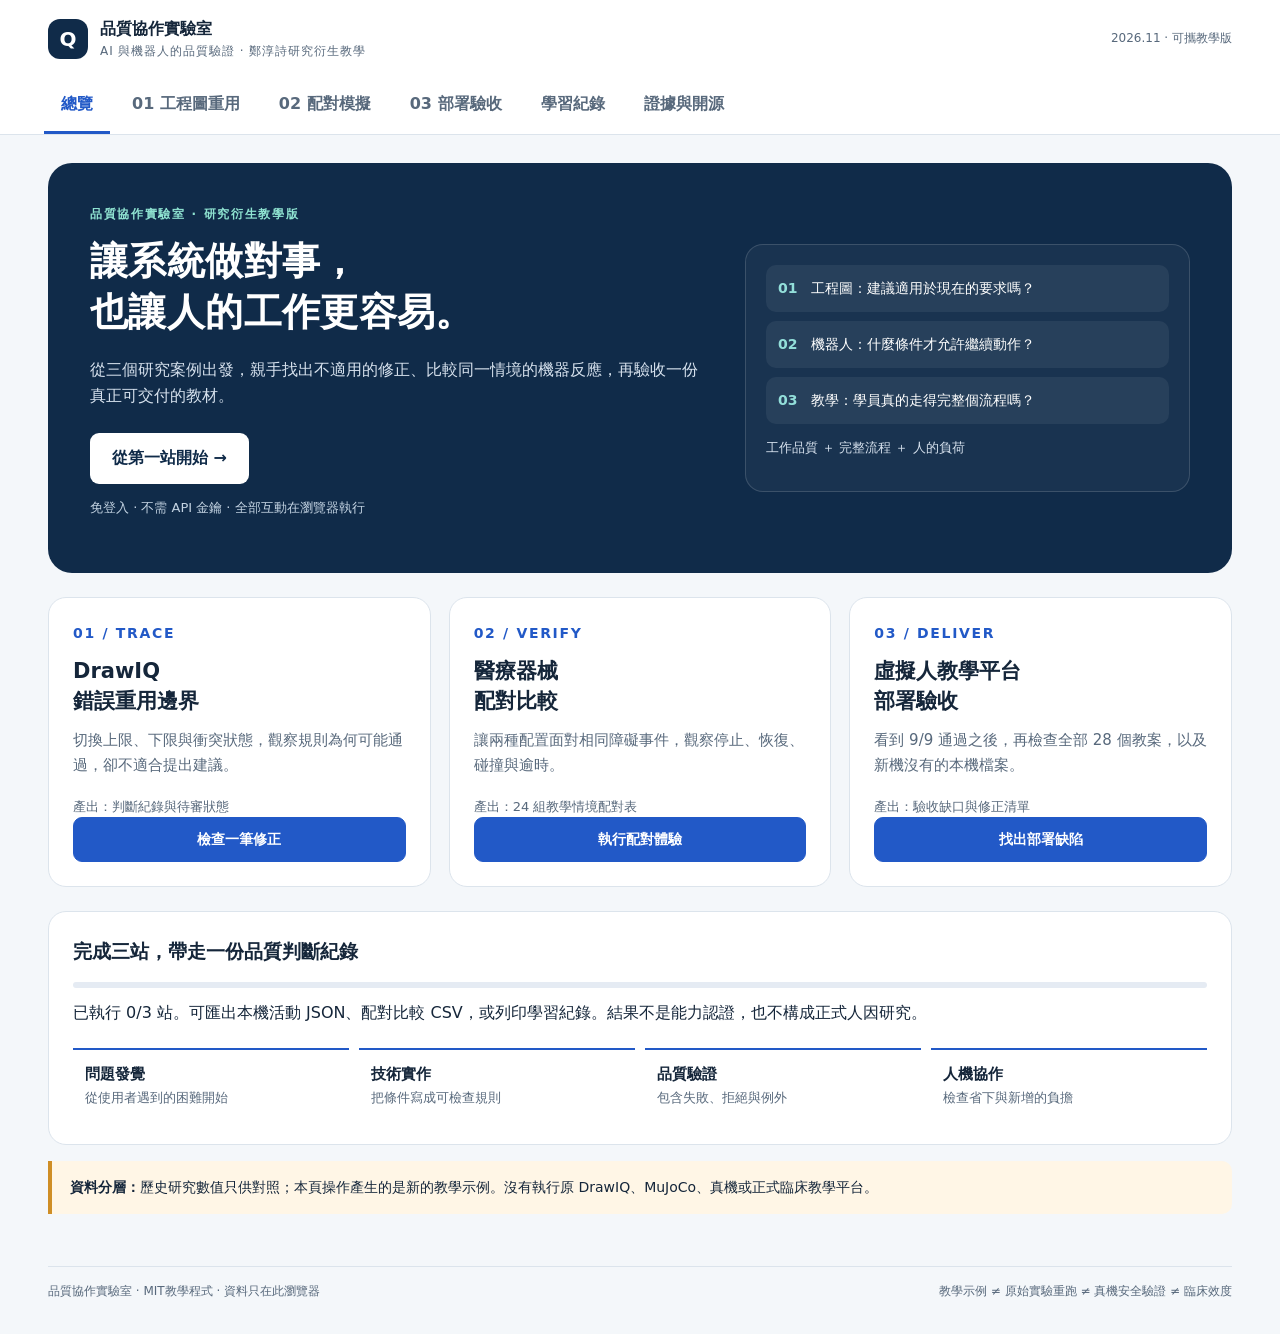
<file: quality-collaboration-lab/index.html>
<!doctype html>
<html lang="zh-Hant"><head><meta charset="utf-8"><meta name="viewport" content="width=device-width,initial-scale=1"><meta name="description" content="以DrawIQ、醫療器械配對模擬、虛擬人教學平台部署案例，體驗AI品質驗證與人機協作。"><meta name="referrer" content="no-referrer"><title>品質協作實驗室｜AI與機器人的品質驗證</title><style>:root{--ink:#15263a;--muted:#58697c;--paper:#f4f7fa;--line:#dce4ec;--blue:#2259c7;--teal:#087d75;--warn:#a6570b;--bad:#b73543;--nav:#102b49;--radius:18px}*{box-sizing:border-box}body{margin:0;font-family:system-ui,-apple-system,'Noto Sans TC','Microsoft JhengHei',sans-serif;background:var(--paper);color:var(--ink);line-height:1.65}a{color:var(--blue)}button,input,select{font:inherit}button,a,select,input{touch-action:manipulation}button{cursor:pointer}button:disabled{cursor:not-allowed;opacity:.45}button:focus-visible,a:focus-visible,input:focus-visible,select:focus-visible,summary:focus-visible{outline:3px solid #efb84d;outline-offset:4px}header{background:white;border-bottom:1px solid var(--line)}.header-inner{max-width:1240px;margin:auto;padding:16px 28px;display:flex;align-items:center;justify-content:space-between;gap:14px}.brand{display:flex;gap:12px;align-items:center;font-weight:800}.brand-mark{display:grid;place-items:center;background:var(--nav);color:white;width:40px;height:40px;border-radius:12px;font-size:20px}.brand small{display:block;font-weight:500;color:var(--muted);font-size:12px;letter-spacing:.08em}.version{font-size:12px;color:var(--muted)}nav{max-width:1240px;margin:auto;display:flex;gap:5px;padding:0 24px;overflow-x:auto}nav button{white-space:nowrap;border:0;background:transparent;padding:13px 17px;color:var(--muted);border-bottom:3px solid transparent;font-weight:650}nav button[aria-current='page']{border-color:var(--blue);color:var(--blue)}main{max-width:1240px;margin:auto;padding:28px}.hero{position:relative;background:var(--nav);color:white;padding:42px;border-radius:24px;overflow:hidden;display:grid;grid-template-columns:1.4fr 1fr;gap:32px;align-items:center}.hero p{color:#d6e1ed}.eyebrow{text-transform:uppercase;letter-spacing:.14em;font-size:12px;font-weight:800;color:var(--teal)}.hero .eyebrow{color:#8fe3d1}.hero h1{font-size:38px;line-height:1.32;margin:12px 0 20px;letter-spacing:.01em}.hero .diagram{background:#ffffff0a;border:1px solid #ffffff25;border-radius:18px;padding:20px}.chain{display:grid;gap:9px}.chain div{display:flex;align-items:center;gap:14px;padding:12px;background:#ffffff10;border-radius:10px;font-size:14px}.chain b{color:#93dfda}.hero-link{display:inline-flex;background:white;color:var(--nav);border:0;font-weight:800;padding:12px 22px;border-radius:9px;margin-top:8px}.section-head{display:flex;justify-content:space-between;gap:24px;align-items:flex-start;margin-bottom:22px}.section-head h1{margin:4px 0 6px;font-size:30px;line-height:1.4}.section-head p{margin:6px 0;color:var(--muted);max-width:850px}.badge,.pill{display:inline-block;font-size:12px;font-weight:700;border-radius:999px;padding:4px 10px;background:#edf3ff;color:var(--blue)}.pill.teal{background:#e5f5f1;color:var(--teal)}.pill.warn{background:#fff3df;color:var(--warn)}.pill.bad{background:#ffecef;color:var(--bad)}.cards{display:grid;grid-template-columns:repeat(3,1fr);gap:18px;margin:24px 0}.card,.panel{background:white;border:1px solid var(--line);border-radius:var(--radius);padding:24px}.card{display:flex;flex-direction:column}.card h2{font-size:21px;line-height:1.4;margin:12px 0}.card p{font-size:15px;color:var(--muted);margin:0 0 18px}.card .num{font-size:14px;font-weight:800;color:var(--blue);letter-spacing:.12em}.card button{margin-top:auto}.grid{display:grid;grid-template-columns:360px 1fr;gap:22px;align-items:start}.panel h2{font-size:19px;margin:0 0 14px}.panel h3{font-size:16px;margin:18px 0 8px}.panel p{margin:8px 0}.stack{display:grid;gap:18px}.field{display:grid;gap:6px;margin:14px 0}.field label{font-size:14px;font-weight:650}.field select,.field input[type=number]{width:100%;border:1px solid #bccbd9;border-radius:8px;padding:10px;background:white;color:var(--ink)}.check{display:flex;align-items:flex-start;gap:10px;margin:12px 0;font-size:14px}.check input{margin-top:5px;accent-color:var(--blue);width:18px;height:18px}.btn{border:1px solid #bdccda;background:white;color:var(--ink);padding:10px 15px;border-radius:9px;font-size:14px;font-weight:700;display:inline-flex;gap:7px;align-items:center;justify-content:center;text-decoration:none}.btn.primary{background:var(--blue);color:white;border-color:var(--blue)}.btn.teal{background:var(--teal);color:white;border-color:var(--teal)}.btn.full{width:100%}.btn-group{display:flex;gap:10px;flex-wrap:wrap;margin:12px 0}.note{font-size:13px;color:var(--muted)}.callout{background:#edf4fb;border-left:4px solid var(--blue);padding:15px 18px;border-radius:0 10px 10px 0;margin:16px 0;font-size:14px}.callout.warn{background:#fff6e6;border-color:#cf8e25}.callout.success{background:#eaf7f2;border-color:var(--teal)}.callout.bad{background:#fff0f2;border-color:var(--bad)}.drawing-pair{display:grid;grid-template-columns:1fr 1fr;gap:14px}.drawing{background:linear-gradient(90deg,#e6edf4 1px,transparent 1px),linear-gradient(#e6edf4 1px,transparent 1px);background-size:20px 20px;border:1px solid var(--line);padding:18px;border-radius:12px}.drawing svg{width:100%;height:90px}.drawing strong{display:block;font-size:22px;text-align:center;background:#ffffffea;padding:8px;border-radius:8px}.drawing small{display:block;text-align:center;color:var(--muted)}table{border-collapse:collapse;width:100%;font-size:14px}th,td{text-align:left;border-bottom:1px solid var(--line);padding:9px 10px;vertical-align:top}th{background:#f2f6fa;font-weight:700}.table-scroll{overflow-x:auto}.status{font-weight:750}.status.good{color:var(--teal)}.status.bad{color:var(--bad)}.status.warn{color:var(--warn)}.metrics{display:grid;grid-template-columns:repeat(3,1fr);gap:12px;margin:14px 0}.metric{padding:14px;background:#f1f5fa;border-radius:12px}.metric b{font-size:27px;line-height:1.3;display:block}.metric span{font-size:12px;color:var(--muted)}.two{display:grid;grid-template-columns:1fr 1fr;gap:16px}.sim{background:#f8fbfe;border:1px solid var(--line);border-radius:14px;padding:14px}.sim svg{width:100%;height:auto;display:block}.sim h3{margin:0 0 6px}.timeline{width:100%;accent-color:var(--blue)}.course-grid{display:grid;grid-template-columns:repeat(7,1fr);gap:6px;margin:16px 0}.course{border:1px solid var(--line);padding:10px 0;border-radius:8px;font-size:12px;background:#f0f4f8;color:var(--muted)}.course.ready{background:#e4f6ee;border-color:#99cdb7;color:#176b4b}.course.issue{background:#fff0e9;border-color:#e5bb9d;color:#994c17}.legend{display:flex;gap:12px;font-size:12px;color:var(--muted);flex-wrap:wrap}.quiz{background:#f4f8fc;padding:18px;border-radius:12px;margin-top:18px}.quiz h3{margin:0 0 10px;font-size:15px}.quiz button{display:block;text-align:left;width:100%;margin:8px 0}.flow{display:grid;grid-template-columns:repeat(4,1fr);gap:10px;margin-top:22px}.flow div{border-top:2px solid var(--blue);padding:12px;font-size:13px;color:var(--muted)}.flow b{display:block;color:var(--ink);font-size:15px}.progress{height:6px;background:#e5ebf3;border-radius:4px;overflow:hidden;margin:12px 0}.progress span{display:block;height:100%;background:var(--teal)}.sources{display:grid;gap:16px}.sources section{background:white;padding:22px;border:1px solid var(--line);border-radius:14px}.sources h2{font-size:19px;margin:0 0 8px}details{margin:14px 0}summary{cursor:pointer;font-weight:700}pre{white-space:pre-wrap;overflow-wrap:anywhere;background:#142b42;color:#d4e7f7;border-radius:10px;padding:16px;font-size:12px;max-height:350px;overflow:auto}.rating{display:grid;grid-template-columns:140px 1fr 35px;gap:12px;align-items:center;margin:13px 0;font-size:14px}.rating input{width:100%;accent-color:var(--blue)}footer{max-width:1240px;margin:0 auto;padding:8px 28px 32px;color:var(--muted);font-size:12px}.footer-line{border-top:1px solid var(--line);padding-top:15px;display:flex;justify-content:space-between;gap:15px;flex-wrap:wrap}.small-link{font-size:13px}.screen-only{}.print-only{display:none}.empty{padding:24px;background:#f4f7fb;border:1px dashed #bdccda;border-radius:10px;color:var(--muted);text-align:center}.sr-only{position:absolute;width:1px;height:1px;overflow:hidden;clip:rect(0,0,0,0)}.toast{position:fixed;bottom:24px;right:24px;background:var(--nav);color:white;padding:12px 18px;border-radius:10px;z-index:20;max-width:90vw}.endpoints{display:flex;gap:8px;flex-wrap:wrap;font-size:13px;margin-top:12px}.endpoints span{background:#edf3f9;padding:7px 10px;border-radius:7px}@media(max-width:950px){.grid{grid-template-columns:300px 1fr}.hero{padding:30px;grid-template-columns:1fr}.hero .diagram{display:none}.cards{gap:12px}.card{padding:20px}.two{grid-template-columns:1fr}.course-grid{grid-template-columns:repeat(7,1fr)}}@media(max-width:700px){main{padding:18px 14px}.header-inner{padding:12px 16px}.brand{font-size:15px}.version{display:none}nav{padding:0 7px}nav button{padding:12px 10px;font-size:13px}.hero{padding:26px 22px;border-radius:18px}.hero h1{font-size:29px}.cards,.grid{grid-template-columns:1fr}.card{padding:22px}.section-head{display:block}.section-head h1{font-size:25px}.section-head .badge{margin-top:8px}.panel{padding:18px}.drawing-pair{gap:8px}.drawing{padding:10px}.drawing strong{font-size:18px}.flow{grid-template-columns:1fr 1fr}.metrics{gap:7px}.metric{padding:11px}.metric b{font-size:23px}.rating{grid-template-columns:110px 1fr 25px}.course-grid{grid-template-columns:repeat(7,1fr)}footer{padding:10px 16px 25px}}@media print{header,nav,.screen-only,footer,.toast{display:none!important}main{max-width:none;padding:0}.panel,.card,.sources section{break-inside:avoid;box-shadow:none}.print-only{display:block}body{background:white}button{display:none}.grid{display:block}.stack{gap:12px}a{color:inherit}}
.sources p,.sources a{overflow-wrap:anywhere}.grid>*{min-width:0}
</style></head><body><header><div class="header-inner"><div class="brand"><span class="brand-mark" aria-hidden="true">Q</span><div>品質協作實驗室<small>AI 與機器人的品質驗證 · 鄭淳詩研究衍生教學</small></div></div><div class="version">2026.11 · 可攜教學版</div></div><nav aria-label="體驗導覽"><button data-page="home">總覽</button><button data-page="drawiq">01 工程圖重用</button><button data-page="medical">02 配對模擬</button><button data-page="deployment">03 部署驗收</button><button data-page="report">學習紀錄</button><button data-page="sources">證據與開源</button></nav></header><main id="app"></main><noscript><p>本互動體驗需要啟用JavaScript；程式與教學內容均可從原始碼閱讀。</p></noscript><footer><div class="footer-line"><span>品質協作實驗室 · MIT教學程式 · 資料只在此瀏覽器</span><span>教學示例 ≠ 原始實驗重跑 ≠ 真機安全驗證 ≠ 臨床效度</span></div></footer><script>/* Quality Collaboration Lab — MIT; educational reference logic, not production control. */
(function(root,factory){if(typeof module==='object'&&module.exports)module.exports=factory();else root.QualityLab=factory();})(typeof globalThis!=='undefined'?globalThis:this,function(){
'use strict';
const VERSION='2026.11-teaching.1';
const source={value:'0.5',unit:'μm',operator:'≥',state:'present',approved:true,revision:'A-03',output:'5',kind:'suggest_value'};
const scenarios=[
{id:'valid',name:'01 條件相符',description:'來源修正與目前要求的數值、單位、運算子與狀態相符。',target:{...source}},
{id:'operator',name:'02 上限與下限不同',description:'來源是 ≥；目前要求是 ≤。數字相同不表示工程意義相同。',target:{...source,operator:'≤'}},
{id:'conflict',name:'03 內容仍有衝突',description:'目前圖面的候選內容仍在衝突狀態，不能用既有建議掩蓋待釐清事項。',target:{...source,state:'conflict'}},
{id:'pending',name:'04 尚待決策',description:'目前要求尚未完成決策；已有數值不等於已有結論。',target:{...source,state:'pending_decision'}},
{id:'withdrawn',name:'05 來源核准撤回',description:'來源不再有效時，新的建議應停止；這不代表已採納資料全部自動回滾。',target:{...source},sourceApproved:false},
{id:'unit',name:'06 單位不同',description:'來源使用 μm，目標使用 mm；不能直接複製數字。',target:{...source,unit:'mm'}},
{id:'geometry',name:'07 證據框調整',description:'來源的幾何框只作人工參考，不能直接複製到另一張圖。',target:{...source},kind:'review_evidence'}
];
function evaluateReuse(id,policy={operator:true,state:true,source:true}){
 const s=scenarios.find(x=>x.id===id);if(!s)throw new Error('未知的教學情境');
 const checks=[{id:'value',label:'原始值相符',enabled:true,pass:s.target.value===source.value},{id:'unit',label:'單位相符',enabled:true,pass:s.target.unit===source.unit},{id:'source',label:'來源核准仍有效',enabled:!!policy.source,pass:s.sourceApproved!==false},{id:'operator',label:'比較運算子相符',enabled:!!policy.operator,pass:s.target.operator===source.operator},{id:'state',label:'目標內容已存在且無衝突',enabled:!!policy.state,pass:s.target.state==='present'}];
 const referenceOnly=s.kind==='review_evidence';const blocked=checks.some(c=>c.enabled&&!c.pass);
 return {scenario:id,evidence_kind:'synthetic_teaching_rule',checks,allowed:!blocked&&!referenceOnly,referenceOnly:!blocked&&referenceOnly,reasons:checks.filter(c=>c.enabled&&!c.pass).map(c=>c.label),uncheckedRisks:checks.filter(c=>!c.enabled&&!c.pass).map(c=>c.label),target:{...s.target},source:{...source,approved:s.sourceApproved!==false},policy:{...policy}};
}
function adopt(result){if(!result||!result.allowed)throw new Error('沒有可採納建議');return{value:source.output,unit:source.unit,operator:result.target.operator,content_state:'present',review_status:'needs_review',support_verified:false,original_content_state:result.target.state,original_operator:result.target.operator,version_delta:1,approved:false,evidence_kind:'synthetic_teaching_adoption'};}
const motionScenarios={normal:{name:'正常通行',on:99,off:100,obstacle:330},early:{name:'及早闖入後離開',on:2.5,off:4.6,obstacle:330},late:{name:'過晚才出現的障礙',on:3.75,off:5.2,obstacle:330},persistent:{name:'持續佔區',on:2.5,off:99,obstacle:330}};
function simulateMotion(spec,gate=true,latency=0.15){
 if(typeof spec==='string')spec=motionScenarios[spec];if(!spec)throw new Error('未知情境');
 if(!Number.isFinite(latency)||latency<0||latency>2)throw new Error('延遲超出教學範圍');
 const dt=.025,speed=70,accel=180,goal=600,radius=18,maxT=14;let x=60,v=speed,status='timeout',unsafe=false,wait=0,interventions=0,prevBrake=false;const trace=[];
 for(let k=0;k<=Math.round(maxT/dt);k++){
  const t=+(k*dt).toFixed(3),active=t>=spec.on&&t<spec.off;
  const detected=active&&t>=spec.on+latency;const ahead=spec.obstacle>=x-radius;
  const brake=gate&&detected&&ahead;
  if(brake&&!prevBrake)interventions++;prevBrake=brake;
  if(k>0){v=Math.max(0,Math.min(speed,v+(brake?-accel:accel)*dt));x+=v*dt;}
  if(brake&&v<1)wait+=dt;
  const collision=active&&Math.abs(x-spec.obstacle)<=radius;
  trace.push({t,x:+x.toFixed(2),v:+v.toFixed(2),active,detected,brake,collision});
  if(collision){unsafe=true;status='unsafe_event';break;}if(x>=goal){status='success';break;}
 }
 return{evidence_kind:'synthetic_2d_teaching_model',model_version:VERSION,gate,latency,spec:{...spec},status,unsafe,time:trace.at(-1).t,wait:+wait.toFixed(3),interventions,trace,units:'screen pixels and teaching seconds; not engineering control parameters'};
}
function seeded(seed){let s=seed>>>0;return()=>{s=(s+0x6D2B79F5)|0;let t=Math.imul(s^s>>>15,1|s);t^=t+Math.imul(t^t>>>7,61|t);return((t^t>>>14)>>>0)/4294967296;};}
function pairedBatch(seed=20261113,n=24,latency=.15){
 if(!Number.isSafeInteger(seed)||seed<0||seed>4294967295)throw new Error('種子須為 0–4294967295 整數');if(!Number.isInteger(n)||n<1||n>1000)throw new Error('無效批次大小');
 const random=seeded(seed),kinds=Object.keys(motionScenarios),rows=[];
 for(let i=0;i<n;i++){const kind=kinds[Math.floor(random()*kinds.length)];const base=motionScenarios[kind];const jitter=(random()-.5)*.35;const spec={...base,on:base.on+jitter,off:base.off+jitter};const a=simulateMotion(spec,true,latency),b=simulateMotion(spec,false,latency);rows.push({scenario_id:`T${String(i+1).padStart(2,'0')}`,kind,spec,with_gate:{status:a.status,time:a.time,unsafe:a.unsafe,interventions:a.interventions},without_gate:{status:b.status,time:b.time,unsafe:b.unsafe,interventions:b.interventions}});}
 const counts={both_success:0,gate_only:0,no_gate_only:0,both_not_success:0};for(const r of rows){let a=r.with_gate.status==='success',b=r.without_gate.status==='success';counts[a?(b?'both_success':'gate_only'):(b?'no_gate_only':'both_not_success')]++;}
 const summarize=key=>({success:rows.filter(r=>r[key].status==='success').length,unsafe:rows.filter(r=>r[key].unsafe).length,timeout:rows.filter(r=>r[key].status==='timeout').length,mean_all_attempt_time:rows.reduce((s,r)=>s+r[key].time,0)/n});
 return{evidence_kind:'synthetic_teaching_paired_batch',seed,n,latency,independent_human_sample:false,rows,counts,with_gate:summarize('with_gate'),without_gate:summarize('without_gate'),time_definition:'All attempted teaching scenarios; collision terminates early and timeout=14. Raw time is not quality-adjusted productivity.'};
}
const historical={evidence_kind:'reported_historical_physics_simulation_summary',source_date:'2026-11-02',n_per_condition:300,raw_paired_data_included:false,controller:'RRT-Connect; not PPO',conditions:[{name:'分布內',rows:[['A',78.3,17.0,13.3],['B',78.3,17.0,13.8],['C',92.0,2.7,17.4],['D',92.0,2.7,16.9],['E',78.3,17.0,13.4]]},{name:'影像偏移',rows:[['A',78.0,17.3,13.3],['B',78.0,17.3,18.0],['C',92.0,2.7,21.6],['D',92.0,2.7,17.6],['E',78.0,17.3,14.1]]}],time_denominator:'not independently verified in this teaching package'};
function deploymentCheck(options={}){
 const o={environment:'clean',scope:'all',coverAll:false,portable:false,versionAligned:false,corrupt:false,strictIntegrity:true,...options};
 if(!['clean','developer'].includes(o.environment)||!['all','legacy'].includes(o.scope))throw new Error('無效部署條件');
 const rows=[];
 for(let id=1;id<=28;id++){
  const selected=o.scope==='all'||id<=9;if(!selected)continue;
  const name=id===20?'SBAR 跨團隊溝通（示意）':`${id<=9?'新版':'舊版'}教案 ${String(id).padStart(2,'0')}`;
  const missingSeed=o.environment==='clean'&&id>=21&&id<=27&&!o.portable;
  let status='ready',reason='來源配對與檔案檢查通過';
  if(missingSeed){status='missing_structure';reason='新機沒有這份教案結構；開發者本機資料造成隱藏依賴';}
  else if(id>9&&!o.coverAll){status='unpublished';reason='使用者可選到，但原發布計畫未包含';}
  else if(id===20&&!o.versionAligned){status='source_mismatch';reason='原始教案與執行期調適快照的版本指紋不同';}
  else if(id===12&&o.corrupt){status=o.strictIntegrity?'corrupt_media':'false_ready';reason=o.strictIntegrity?'已攔截損毀媒體；校驗不能自行修好檔案':'僅檢查存在會誤宣告可播；檔案其實損毀';}
  rows.push({id,name,status,reason,claimedPlayable:status==='ready'||status==='false_ready',actualPlayable:status==='ready'});
 }
 return{evidence_kind:'synthetic_deployment_fixture',options:o,rows,checked:rows.length,claimed:rows.filter(x=>x.claimedPlayable).length,actual:rows.filter(x=>x.actualPlayable).length,totalReachable:28,scopeComplete:rows.length===28,releaseAccepted:rows.length===28&&rows.every(x=>x.status==='ready')};
}
function percent(x,n){return n?`${(100*x/n).toFixed(1)}%`:'—';}
return{VERSION,source,scenarios,evaluateReuse,adopt,motionScenarios,simulateMotion,pairedBatch,historical,deploymentCheck,percent};
});
</script><script>/* UI is a dependency-free teaching companion. All activity stays in this browser. */
(function(){'use strict';
const Q=window.QualityLab,$=id=>document.getElementById(id),esc=s=>String(s).replace(/[&<>"']/g,c=>({'&':'&amp;','<':'&lt;','>':'&gt;','"':'&quot;',"'":'&#39;'}[c]));
const session={version:Q.VERSION,started_at:new Date().toISOString(),evidence_kind:'classroom_activity_not_research_validation',events:[],answers:{},ratings:null,results:{}};
let station='home',timer=null,drawId='operator',drawPolicy={operator:false,state:false,source:true},drawResult=null,adoption=null;
let motionKey='early',latency=.15,pair=null,batch=null;let depOptions={environment:'clean',coverAll:false,portable:false,versionAligned:false,corrupt:false,strictIntegrity:true},depResult=null;
function event(action,details={}){session.events.push({station,action,at:new Date().toISOString(),...details});}
function toast(msg){const n=document.createElement('div');n.className='toast';n.setAttribute('role','status');n.textContent=msg;document.body.appendChild(n);setTimeout(()=>n.remove(),2600);}
function saveFile(name,text,type='application/json'){const blob=new Blob([text],{type}),a=document.createElement('a');a.href=URL.createObjectURL(blob);a.download=name;a.click();setTimeout(()=>URL.revokeObjectURL(a.href),1500);}
const titles={home:'總覽',drawiq:'01 工程圖重用',medical:'02 配對模擬',deployment:'03 部署驗收',report:'學習紀錄',sources:'證據與開源'};
function navigate(key){if(!titles[key])key='home';if(timer){clearInterval(timer);timer=null;}station=key;history.replaceState(null,'','#'+key);document.querySelectorAll('nav button').forEach(b=>b.setAttribute('aria-current',b.dataset.page===key?'page':'false'));render();window.scrollTo(0,0);}
function head(num,title,desc,badge='互動教學示例'){return `<div class="section-head"><div><div class="eyebrow">${num}</div><h1>${title}</h1><p>${desc}</p></div><span class="badge">${badge}</span></div>`;}
function quiz(id,question,answers,correct,explanation){return `<div class="quiz"><h3>${question}</h3>${answers.map((a,i)=>`<button class="btn" data-quiz="${id}" data-choice="${i}" data-correct="${correct}" data-explain="${esc(explanation)}">${a}</button>`).join('')}<p id="quiz-${id}" role="status">${session.answers[id]?esc(session.answers[id].feedback):''}</p></div>`;}
function bindQuiz(){document.querySelectorAll('[data-quiz]').forEach(b=>b.onclick=()=>{const correct=b.dataset.choice===b.dataset.correct,feedback=(correct?'判斷正確。':'再想一想。')+b.dataset.explain;session.answers[b.dataset.quiz]={choice:Number(b.dataset.choice),correct,feedback};$('quiz-'+b.dataset.quiz).textContent=feedback;event('answer',{question:b.dataset.quiz,correct});});}
function render(){const renderers={home:home,drawiq:drawiq,medical:medical,deployment:deployment,report:report,sources:sources};$('app').innerHTML=renderers[station]();bindQuiz();document.querySelectorAll('[data-go]').forEach(b=>b.onclick=()=>navigate(b.dataset.go));({drawiq:bindDraw,medical:bindMedical,deployment:bindDeployment,report:bindReport,sources:bindSources}[station]||(()=>{}))();}
function home(){const done=Object.keys(session.results).length;return `<section class="hero"><div><div class="eyebrow">品質協作實驗室 · 研究衍生教學版</div><h1>讓系統做對事，<br>也讓人的工作更容易。</h1><p>從三個研究案例出發，親手找出不適用的修正、比較同一情境的機器反應，再驗收一份真正可交付的教材。</p><button class="hero-link" data-go="drawiq">從第一站開始 →</button><p class="note" style="color:#c3d3e2">免登入 · 不需 API 金鑰 · 全部互動在瀏覽器執行</p></div><div class="diagram"><div class="chain"><div><b>01</b><span>工程圖：建議適用於現在的要求嗎？</span></div><div><b>02</b><span>機器人：什麼條件才允許繼續動作？</span></div><div><b>03</b><span>教學：學員真的走得完整個流程嗎？</span></div></div><p style="font-size:13px">工作品質 ＋ 完整流程 ＋ 人的負荷</p></div></section><div class="cards"><section class="card"><div class="num">01 / TRACE</div><h2>DrawIQ<br>錯誤重用邊界</h2><p>切換上限、下限與衝突狀態，觀察規則為何可能通過，卻不適合提出建議。</p><span class="note">產出：判斷紀錄與待審狀態</span><button class="btn primary" data-go="drawiq">檢查一筆修正</button></section><section class="card"><div class="num">02 / VERIFY</div><h2>醫療器械<br>配對比較</h2><p>讓兩種配置面對相同障礙事件，觀察停止、恢復、碰撞與逾時。</p><span class="note">產出：24 組教學情境配對表</span><button class="btn primary" data-go="medical">執行配對體驗</button></section><section class="card"><div class="num">03 / DELIVER</div><h2>虛擬人教學平台<br>部署驗收</h2><p>看到 9/9 通過之後，再檢查全部 28 個教案，以及新機沒有的本機檔案。</p><span class="note">產出：驗收缺口與修正清單</span><button class="btn primary" data-go="deployment">找出部署缺陷</button></section></div><section class="panel"><h2>完成三站，帶走一份品質判斷紀錄</h2><div class="progress" aria-label="已執行 ${done} 個體驗"><span style="width:${done/3*100}%"></span></div><p>已執行 ${done}/3 站。可匯出本機活動 JSON、配對比較 CSV，或列印學習紀錄。結果不是能力認證，也不構成正式人因研究。</p><div class="flow"><div><b>問題發覺</b>從使用者遇到的困難開始</div><div><b>技術實作</b>把條件寫成可檢查規則</div><div><b>品質驗證</b>包含失敗、拒絕與例外</div><div><b>人機協作</b>檢查省下與新增的負擔</div></div></section><div class="callout warn"><b>資料分層：</b>歷史研究數值只供對照；本頁操作產生的是新的教學示例。沒有執行原 DrawIQ、MuJoCo、真機或正式臨床教學平台。</div>`;}
function drawing(t,label){return `<div class="drawing"><span class="note">${label}</span><svg viewBox="0 0 260 90" role="img" aria-label="合成零件示意圖"><rect x="45" y="20" width="150" height="42" fill="white" stroke="#173c61" stroke-width="2"/><circle cx="76" cy="41" r="10" fill="none" stroke="#173c61"/><path d="M195 41 L224 14 H250 M45 72 H195 M45 66 V79 M195 66 V79" fill="none" stroke="#173c61"/></svg><strong>${esc(t.operator)} ${esc(t.value)} ${esc(t.unit)}</strong><small>鍍層厚度 · ${esc(t.state||'present')}</small></div>`;}
function drawiq(){const s=Q.scenarios.find(x=>x.id===drawId);return head('STATION 01','修正能重用，但適用條件不能省略','先用歷史缺口示意檢查一筆建議，再加入運算子與內容狀態的檢查。數值為自製示例。')+`<div class="grid"><section class="panel"><h2>設定目標情境</h2><div class="field"><label for="draw-case">選擇案例</label><select id="draw-case">${Q.scenarios.map(x=>`<option value="${x.id}" ${x.id===drawId?'selected':''}>${x.name}</option>`).join('')}</select></div><p class="note">${s.description}</p><h3>採用的規則</h3><label class="check"><input id="check-source" type="checkbox" ${drawPolicy.source?'checked':''}>來源核准仍有效</label><label class="check"><input id="check-operator" type="checkbox" ${drawPolicy.operator?'checked':''}>比較運算子相符</label><label class="check"><input id="check-state" type="checkbox" ${drawPolicy.state?'checked':''}>目標狀態為 present</label><div class="btn-group"><button class="btn" id="draw-legacy">歷史缺口示意</button><button class="btn" id="draw-guarded">補強規則示意</button></div><button class="btn primary full" id="draw-evaluate">檢查是否提出建議</button><p class="note">這是規則摘要，不是 DrawIQ 0.4.8 完整重跑。補強規則在本教學版可執行，不代表原研究軟體已修補。</p></section><div class="stack"><section class="panel"><h2>來源經驗與目前目標</h2><div class="drawing-pair">${drawing(Q.source,'來源圖 A／原候選')}${drawing(s.target,'目標圖 B／目前候選')}</div><div class="endpoints"><span>來源核准修正：≥ 5 μm</span><span>前／後／核准三狀態保留</span><span>新目標仍需獨立覆核</span></div><div id="draw-result">${drawResult?drawResultHTML():'<div class="empty">按下「檢查」，看哪些條件真的進入判斷。</div>'}</div></section><section class="panel"><h2>把結果連到人的工作</h2><p>有來源可追查，仍要量測覆核時間、誤採納與最終關鍵欄位錯誤。少按幾次按鈕，不能單獨證明工作負荷降低。</p>${quiz('draw','哪一個結論最符合這個案例？',['只要曾經由人核准，就可自動核准新圖。','來源核准與新圖適用性需要分開確認。'],1,'有值、已採納與已核准是不同的狀態。')}</section></div></div>`;}
function drawResultHTML(){const r=drawResult;return `<div class="callout ${r.allowed?(r.uncheckedRisks.length?'warn':'success'):'bad'}" role="status"><b>${r.allowed?'產生候選建議：5 μm':r.referenceOnly?'僅提供證據參考；不複製幾何框':'停止建議，交回人工釐清'}</b><br>${r.uncheckedRisks.length?'未檢查的風險：'+r.uncheckedRisks.join('、'):(r.reasons.length?r.reasons.join('、'):'目標仍須自行覆核，未自動核准。')}</div><div class="table-scroll"><table><thead><tr><th>檢查</th><th>是否啟用</th><th>實際條件</th></tr></thead><tbody>${r.checks.map(c=>`<tr><td>${c.label}</td><td>${c.enabled?'納入判斷':'未納入'}</td><td class="status ${c.pass?'good':'bad'}">${c.pass?'符合':'不符合'}</td></tr>`).join('')}</tbody></table></div><div class="btn-group"><button class="btn teal" id="draw-adopt" ${r.allowed?'':'disabled'}>模擬採納並查看狀態</button></div>${adoption?`<div class="callout warn"><b>採納結果：已有內容，但仍待審。</b><br>內容狀態：${adoption.content_state}；審查：${adoption.review_status}；獨立核准：否。原始狀態 ${esc(adoption.original_content_state)} 與運算子 ${esc(adoption.original_operator)} 仍在活動紀錄保留。</div>`:''}`;}
function bindDraw(){function reset(){drawResult=null;adoption=null;render();} $('draw-case').onchange=e=>{drawId=e.target.value;reset();};['source','operator','state'].forEach(k=>$('check-'+k).onchange=e=>{drawPolicy[k]=e.target.checked;reset();});$('draw-legacy').onclick=()=>{drawPolicy={source:true,operator:false,state:false};reset();};$('draw-guarded').onclick=()=>{drawPolicy={source:true,operator:true,state:true};reset();};$('draw-evaluate').onclick=()=>{drawResult=Q.evaluateReuse(drawId,drawPolicy);adoption=null;session.results.drawiq=drawResult;event('evaluate_reuse',{scenario:drawId,policy:{...drawPolicy},allowed:drawResult.allowed});render();};if($('draw-adopt'))$('draw-adopt').onclick=()=>{adoption=Q.adopt(drawResult);session.results.drawiq={...drawResult,adoption};event('adopt',{...adoption});render();};}
function simSVG(id,title){return `<div class="sim"><h3>${title}</h3><svg viewBox="0 0 660 175" role="img" aria-label="${title}二維教學動畫"><defs><pattern id="grid-${id}" width="30" height="30" patternUnits="userSpaceOnUse"><path d="M30 0H0V30" fill="none" stroke="#e5edf5"/></pattern></defs><rect width="660" height="175" fill="url(#grid-${id})"/><path d="M60 95H600" stroke="#a7b7c9" stroke-width="4" stroke-dasharray="6 6"/><circle cx="60" cy="95" r="8" fill="#55738f"/><rect x="585" y="68" width="35" height="52" rx="6" fill="#dceee6" stroke="#398563"/><text x="30" y="145" font-size="15" fill="#42586f">起點</text><text x="560" y="145" font-size="15" fill="#42586f">交接座</text><g id="obstacle-${id}" opacity="0"><rect x="312" y="45" width="36" height="80" rx="12" fill="#f3ae8c"/><text x="270" y="28" font-size="15" fill="#a04e21">助手佔區</text></g><g id="tool-${id}" transform="translate(60 95)"><circle r="17" fill="${id==='gate'?'#087d75':'#537799'}"/><path d="M-5 0H27" stroke="white" stroke-width="5" stroke-linecap="round"/></g></svg><p id="status-${id}" class="note">尚未執行</p></div>`;}
function medical(){return head('STATION 02','同一套情境，才能比較方法的差異','互動區是可檢查的二維教學運動模型；歷史 300 組物理模擬摘要另列，不混算。')+`<div class="grid"><section class="panel"><h2>配對情境</h2><div class="field"><label for="motion-case">事件種類</label><select id="motion-case">${Object.entries(Q.motionScenarios).map(([k,v])=>`<option value="${k}" ${motionKey===k?'selected':''}>${v.name}</option>`).join('')}</select></div><div class="field"><label for="latency">偵測延遲：<span id="latency-value">${latency.toFixed(2)}</span> 教學秒</label><input id="latency" type="range" min="0" max="1.2" step="0.05" value="${latency}"></div><p class="note">單位是螢幕像素與教學秒。未校正到真機，不可用於決定安全距離、速度或控制參數。</p><button class="btn primary full" id="motion-run">同時執行有／無閘門</button><div class="btn-group"><button class="btn" id="motion-pause">暫停動畫</button><button class="btn" id="motion-replay">重播結果</button></div><hr style="border:0;border-top:1px solid var(--line)"><h3>固定種子的配對批次</h3><div class="field"><label for="seed">情境種子（整數）</label><input id="seed" type="number" min="0" max="4294967295" value="${batch?batch.seed:20261113}"></div><button class="btn teal full" id="batch-run">執行 24 組教學情境</button><button class="btn full" style="margin-top:10px" id="batch-csv" ${batch?'':'disabled'}>匯出逐情境 CSV</button><div id="motion-error" role="alert"></div></section><div class="stack"><section class="panel"><div class="pill warn">二維教學示例／非 MuJoCo、非 PPO、非真機</div><div class="two" style="margin-top:14px">${simSVG('gate','有執行閘門')}${simSVG('open','無執行閘門')}</div><label class="field" for="motion-time">逐時刻檢查<input class="timeline" id="motion-time" type="range" min="0" max="14" step="0.025" value="0"></label><p id="motion-caption" class="note">兩邊使用同一事件、初始位置與延遲，僅改變執行監督。</p><div id="batch-result">${batch?batchHTML():''}</div></section><section class="panel"><h2>歷史研究結果：只作來源對照</h2><p class="note">來源：2026-11-02 醫械智取隊修訂稿表 15。每條件 300 組配對情境，既有 RRT-Connect 閉迴路物理模擬。這裡不含原始逐試次資料，也未重算配對顯著性。</p><div class="table-scroll"><table><thead><tr><th>條件／配置</th><th>成功率</th><th>模擬不安全率</th><th>原報均時</th></tr></thead><tbody>${Q.historical.conditions.map(c=>c.rows.filter(r=>['C','D','E'].includes(r[0])).map(r=>`<tr><td>${c.name} ${r[0]}</td><td>${r[1].toFixed(1)}%</td><td>${r[2].toFixed(1)}%</td><td>${r[3].toFixed(1)} 秒</td></tr>`).join('')).join('')}</tbody></table></div><p class="note">C＝人工複核流程＋閘門；D＝主動近拍＋閘門；E＝主動近拍、無閘門。歷史均時的成功／失敗分母未在此獨立確認，不能直接換算真人減負。</p>${quiz('medical','五種配置共用 300 組情境，應如何解讀？',['1,500 次執行就是 1,500 個獨立樣本。','保留情境配對，逐組比較方法差異。'],1,'執行次數、獨立情境與真人受試者數是不同單位。')}</section></div></div>`;}
const statusNames={success:'抵達目標',unsafe_event:'出現教學模型的碰撞事件',timeout:'等待逾時，任務中止'};
function paintMotion(t){if(!pair)return;['gate','open'].forEach(k=>{const r=pair[k],f=r.trace[Math.min(Math.floor(t/.025),r.trace.length-1)];$('tool-'+k).setAttribute('transform',`translate(${f.x} 95)`);$('obstacle-'+k).setAttribute('opacity',f.active?'1':'0');$('obstacle-'+k).setAttribute('transform',`translate(${r.spec.obstacle-330} 0)`);$('status-'+k).textContent=t>=r.time?`${statusNames[r.status]}｜${r.time.toFixed(2)} 教學秒｜介入 ${r.interventions} 次`:`${f.brake?(f.v<1?'等待解除':'減速中'):'前進中'}｜t=${t.toFixed(2)}`;});$('motion-time').value=t;$('motion-caption').textContent='教學事件時間 '+t.toFixed(2)+'；模擬器未描述完整手臂幾何、接觸力或臨床安全。';}
function play(){if(!pair)return;if(timer)clearInterval(timer);let t=0;const max=Math.max(pair.gate.time,pair.open.time);$('motion-time').max=max;paintMotion(t);timer=setInterval(()=>{t=Math.min(max,t+.10);paintMotion(t);if(t>=max){clearInterval(timer);timer=null;}},35);}
function batchHTML(){const b=batch;return `<div class="callout"><b>新產生的教學結果，與上方歷史數值分開。</b><br>種子 ${b.seed}，${b.n} 組情境、${b.n*2} 次執行。僅切換閘門，不含真人複核。</div><div class="table-scroll"><table><thead><tr><th>配置</th><th>完成</th><th>碰撞</th><th>逾時</th><th>全試次均時*</th></tr></thead><tbody>${[['有閘門',b.with_gate],['無閘門',b.without_gate]].map(([n,r])=>`<tr><td>${n}</td><td>${r.success}/${b.n}</td><td>${r.unsafe}/${b.n}</td><td>${r.timeout}/${b.n}</td><td>${r.mean_all_attempt_time.toFixed(2)}</td></tr>`).join('')}</tbody></table></div><p class="note">* 碰撞立即結束，逾時固定為14教學秒；失敗提早結束可能讓原始均時更短，不能據此宣稱效率較佳。</p><div class="endpoints"><span>兩邊都完成 ${b.counts.both_success}</span><span>僅有閘門完成 ${b.counts.gate_only}</span><span>僅無閘門完成 ${b.counts.no_gate_only}</span><span>兩邊未完成 ${b.counts.both_not_success}</span></div>`;}
function bindMedical(){$('motion-case').onchange=e=>{motionKey=e.target.value;};$('latency').oninput=e=>{latency=Number(e.target.value);$('latency-value').textContent=latency.toFixed(2);};$('motion-run').onclick=()=>{pair={gate:Q.simulateMotion(motionKey,true,latency),open:Q.simulateMotion(motionKey,false,latency)};session.results.medical={evidence_kind:'synthetic_2d_teaching_model',scenario:motionKey,latency,with_gate:pair.gate.status,without_gate:pair.open.status};event('paired_motion',{scenario:motionKey,latency});play();};$('motion-pause').onclick=()=>{if(timer)clearInterval(timer);timer=null;};$('motion-replay').onclick=play;$('motion-time').oninput=e=>{if(timer)clearInterval(timer);timer=null;paintMotion(Number(e.target.value));};$('batch-run').onclick=()=>{try{const value=$('seed').value;if(value.trim()==='')throw new Error('請輸入種子');batch=Q.pairedBatch(Number(value),24,latency);session.results.medical=batch;event('paired_batch',{seed:batch.seed,n:batch.n});render();}catch(e){$('motion-error').textContent=e.message;}};$('batch-csv').onclick=()=>{if(!batch)return;const lines=['evidence_kind,seed,scenario_id,event,with_gate_status,without_gate_status,with_gate_time,without_gate_time'];batch.rows.forEach(r=>lines.push(['synthetic_teaching',batch.seed,r.scenario_id,r.kind,r.with_gate.status,r.without_gate.status,r.with_gate.time,r.without_gate.time].join(',')));saveFile('quality-lab-paired-teaching.csv','\ufeff'+lines.join('\n'),'text/csv;charset=utf-8');};if(pair)paintMotion(0);}
const depNames={ready:'可提供',missing_structure:'缺少教案結構',unpublished:'未列入發布',source_mismatch:'來源版本不同',corrupt_media:'檔案損毀被攔截',false_ready:'誤宣告可播放'};
function deployment(){return head('STATION 03','測試通過，也可能沒有驗收使用者的完整流程','依平台已記錄的缺陷，建立28張簡化教案卡。每張只有一個教學檢查單位，不是112組職類任務的完整重建。')+`<div class="grid"><section class="panel"><h2>部署條件</h2><div class="field"><label for="dep-env">執行環境</label><select id="dep-env"><option value="clean" ${depOptions.environment==='clean'?'selected':''}>新機／乾淨安裝</option><option value="developer" ${depOptions.environment==='developer'?'selected':''}>開發者原電腦</option></select></div>${[['coverAll','影片計畫涵蓋全部 28 教案'],['portable','補入 7 份可攜教案結構'],['versionAligned','建置與執行用同一調適快照'],['strictIntegrity','核對媒體完整性（非修復）']].map(([k,l])=>`<label class="check"><input type="checkbox" id="dep-${k}" ${depOptions[k]?'checked':''}>${l}</label>`).join('')}<div class="btn-group"><button class="btn" id="dep-old">只跑舊檢查：9 情境</button><button class="btn primary" id="dep-all">驗收全部 28 教案</button></div><button class="btn teal full" id="dep-fix">套用完整發布修正並驗收</button><div class="btn-group"><button class="btn" id="dep-corrupt">注入一個損毀檔案</button><button class="btn" id="dep-reset">重現原始缺口</button></div><p class="note">故障與修正只修改這個頁面的示例狀態，不會更動您的正式教案或雲端平台。</p></section><div class="stack"><section class="panel"><h2>檢查範圍與實際可用狀態</h2><div id="dep-result">${depResult?deploymentHTML():'<div class="empty">先按「只跑舊檢查」，再驗收全部教案。</div>'}</div><div id="course-detail" class="callout">點選教案卡，可追查缺失原因。</div></section><section class="panel"><h2>這個故事來自哪些已記錄改善？</h2><p>原檢查只涵蓋 9 個新情境，而介面仍可選取 19 個舊教案。後續擴大為 28 教案、103 組職類任務，加上 9 組社工導讀：112 組、336 支影片。</p><p>另補入 7 份只存在本機的教案結構，並以相同來源調適、媒體校驗與乾淨安裝檢查配對。手機端採圖片優先，避免影片或 WebGL 失敗阻斷逐格學習。</p><p class="note">本頁沒有生成或複製336支影片，也不含病患與學員資料。數字是來源文件的歷史記錄。</p>${quiz('deployment','應從哪裡建立發布驗收清單？',['只驗證已經產製的影片清單。','從使用者可達的教案、職類與版本建立清單。'],1,'測試母集合應對應實際使用範圍；校驗能攔截損毀，不能代替內容修復。')}</section></div></div>`;}
function deploymentHTML(){const r=depResult;return `<div class="metrics"><div class="metric"><b>${r.claimed}/${r.checked}</b><span>目前檢查宣告可播</span></div><div class="metric"><b>${r.checked}/28</b><span>驗收涵蓋範圍</span></div><div class="metric"><b>${r.actual}/${r.checked}</b><span>示例中實際可用</span></div></div><div class="callout ${r.releaseAccepted?'success':'warn'}" role="status"><b>${r.releaseAccepted?'完整示例驗收通過':'尚不足以接受完整發布'}</b><br>${!r.scopeComplete?'原檢查只涵蓋9個情境，即使9/9通過，也沒有檢查剩下19個教案。':r.releaseAccepted?'28張卡片符合本教學版的來源與媒體條件；不是正式臨床或裝置驗收。':'查看橘色卡片，分辨未發布、隱藏依賴、來源不符與媒體損毀。'}</div><div class="course-grid">${Array.from({length:28},(_,i)=>{const row=r.rows.find(x=>x.id===i+1);return `<button class="course ${row?(row.status==='ready'?'ready':'issue'):''}" data-course="${i+1}" aria-label="教案 ${i+1}：${row?depNames[row.status]:'未檢查'}">${String(i+1).padStart(2,'0')}<br>${row?(row.status==='ready'?'通過':'缺口'):'未檢'}</button>`;}).join('')}</div><div class="legend"><span>綠：示例可提供</span><span>橘：需處理或誤宣告</span><span>灰：未進入檢查</span></div>`;}
function bindDeployment(){$('dep-env').onchange=e=>{depOptions.environment=e.target.value;depResult=null;render();};['coverAll','portable','versionAligned','strictIntegrity'].forEach(k=>$('dep-'+k).onchange=e=>{depOptions[k]=e.target.checked;depResult=null;render();});function run(scope){depResult=Q.deploymentCheck({...depOptions,scope});session.results.deployment=depResult;event('deployment_check',{scope,options:{...depOptions},accepted:depResult.releaseAccepted});render();}$('dep-old').onclick=()=>run('legacy');$('dep-all').onclick=()=>run('all');$('dep-fix').onclick=()=>{depOptions={...depOptions,coverAll:true,portable:true,versionAligned:true,corrupt:false,strictIntegrity:true};event('apply_release_fix');run('all');};$('dep-corrupt').onclick=()=>{depOptions.corrupt=true;event('inject_media_corruption');run('all');};$('dep-reset').onclick=()=>{depOptions={environment:'clean',coverAll:false,portable:false,versionAligned:false,corrupt:false,strictIntegrity:true};depResult=null;render();};document.querySelectorAll('[data-course]').forEach(b=>b.onclick=()=>{const row=depResult.rows.find(x=>x.id===Number(b.dataset.course));$('course-detail').textContent=row?`${row.name}｜${depNames[row.status]}：${row.reason}`:`教案 ${b.dataset.course} 尚未進入檢查。`;event('inspect_course',{id:Number(b.dataset.course)});});}
function report(){const done=Object.keys(session.results).length;return head('LEARNING RECORD','帶走您的品質判斷紀錄','只記錄此頁的操作與答案；不收集姓名、不上傳資料，也不把活動數轉成正式能力分數。','本機課堂活動')+`<div class="stack"><section class="panel"><div class="metrics"><div class="metric"><b>${done}/3</b><span>已執行體驗</span></div><div class="metric"><b>${session.events.length}</b><span>頁面活動事件</span></div><div class="metric"><b>${Object.values(session.answers).filter(a=>a.correct).length}/3</b><span>目前概念題答對</span></div></div><div class="table-scroll"><table><thead><tr><th>研究案例</th><th>本輪活動</th><th>要帶回現場的問題</th></tr></thead><tbody><tr><td>DrawIQ</td><td>${session.results.drawiq?'已檢查修正適用性':'尚未執行'}</td><td>來源與目標條件是否一致？</td></tr><tr><td>醫療器械</td><td>${session.results.medical?'已執行教學配對':'尚未執行'}</td><td>比較是否保留情境與失敗成本？</td></tr><tr><td>教學平台</td><td>${session.results.deployment?'已執行部署檢查':'尚未執行'}</td><td>測試範圍是否涵蓋使用者流程？</td></tr></tbody></table></div><div class="btn-group screen-only"><button class="btn primary" id="export-json">匯出完整活動 JSON</button><button class="btn" id="print-report">列印／存成 PDF</button><button class="btn" id="clear-session">清除本輪活動</button></div><p class="note">重新整理會清除未匯出的活動。沒有雲端回收表、追蹤程式或背景上傳。</p></section><section class="panel"><h2>操作後自評（選填）</h2><p>回想剛才的體驗：0 代表很低，10 代表很高。這是自製課堂回饋，不是 NASA-TLX、臨床診斷或經驗證量表。</p>${[['mental','理解與判斷負擔'],['physical','操作身體負擔'],['frustration','挫折程度'],['control','知道如何處理問題']].map(([k,l])=>`<div class="rating"><label for="rating-${k}">${l}</label><input id="rating-${k}" type="range" min="0" max="10" value="${session.ratings?session.ratings[k]:5}"><output id="out-${k}">${session.ratings?session.ratings[k]:5}</output></div>`).join('')}<button class="btn" id="save-rating">儲存這次自評到本輪紀錄</button><p id="rating-state" class="note" role="status">${session.ratings?'已記錄自評。':'尚未記錄；預設滑桿值不會自動作為答案。'}</p></section><section class="panel"><h2>講者帶領方式</h2><p><b>第一站：</b>先用上限／下限錯配讓學員做選擇，再切換補強規則。</p><p><b>第二站：</b>先跑及早闖入，再選晚闖入或持續佔區；討論為什麼閘門不代表零失敗。</p><p><b>第三站：</b>先展示9/9通過，再查全部28教案，最後套用修正並注入損毀檔案。</p><div class="callout">共同問題：它省下了什麼工作，又新增了哪些覆核、等待、監督與復原？只有實際對照量測，才能主張人的負荷降低。</div></section></div>`;}
function bindReport(){$('export-json').onclick=()=>saveFile('quality-lab-activity.json',JSON.stringify({...session,exported_at:new Date().toISOString()},null,2));$('print-report').onclick=()=>window.print();$('clear-session').onclick=()=>{if(window.confirm('清除此頁本輪活動？已下載的檔案不受影響。')){session.events=[];session.answers={};session.results={};session.ratings=null;drawResult=null;adoption=null;pair=null;batch=null;depResult=null;render();}};['mental','physical','frustration','control'].forEach(k=>$('rating-'+k).oninput=e=>$('out-'+k).textContent=e.target.value);$('save-rating').onclick=()=>{session.ratings={};['mental','physical','frustration','control'].forEach(k=>session.ratings[k]=Number($('rating-'+k).value));event('optional_feedback',{measure:'unvalidated_classroom_self_report'});$('rating-state').textContent='已記錄；請匯出 JSON 保存。';};}
function sources(){return head('EVIDENCE & OPEN SOURCE','研究證據、互動示例與開源範圍','這份教學版取用鄭淳詩研究中的問題與已記錄摘要，沒有複製未公開客戶圖面、病患資料、模型權重或正式平台。','MIT · 僅本教學程式')+`<div class="sources"><section><h2>D01｜DrawIQ 修正重用</h2><p>依據：DrawIQ_Manuscript_Revised_20261105 與 S2 evidence audit（2026-11-05），封存研究版本0.4.8、2026-10-05機制紀錄。</p><p>歷史記錄包含26個生成圖、20個匹配探針與63個相關API觀察；2個預定匹配和3個語意邊界產生建議，15個排除。這些不是辨識準確率。</p><p>本頁7個案例是重新編寫的最小教學規則；補強開關只在本教學版生效。原稿與受限材料由作者管理，本程式不再發布原始圖面。</p></section><section><h2>M01｜醫療器械配對物理模擬</h2><p>依據：附件四_醫械智取隊_視覺與強化學習_學術技術修訂，2026-11-02，表15與附錄B。</p><p>歷史比較是合成視覺與RRT-Connect控制；每條件300組配對情境。3,000次配置執行不等於3,000個獨立個案。原報均時的成功／失敗分母尚未在本包核對。</p><p>互動動畫及24組批次是新的二維玩具模型，未配適歷史百分比；不含MuJoCo、PPO、實體機器人、真實碰撞或力學驗證。</p></section><section><h2>T01｜教學平台影片部署</h2><p>依據：spiral-clinical-tutor-v5，〈v5.6.3 講師影片配對與部署修正〉，2026-10-24，固定程式版本 ce0c7cb764a26fb7bc68bdab813d88c47bef7e45。</p><p>記錄9個新情境、19個舊教案的覆蓋缺口；其後28教案、112組／336影片，並補入7份可攜教案結構。此頁以28張合成卡片說明缺陷，沒有複製正式教材。</p><a href="https://github.com/poemcheng/spiral-clinical-tutor-v5/blob/ce0c7cb764a26fb7bc68bdab813d88c47bef7e45/README.md" target="_blank" rel="noopener">查閱原平台公開文件 ↗</a></section><section><h2>開源與離線使用</h2><p>本教學程式採MIT授權；上游研究、第三方素材與原平台仍保留各自授權。您可保留授權聲明後修改及再部署本教學程式。</p><div class="btn-group"><a class="btn primary" href="https://github.com/poemcheng/poem/tree/master/quality-collaboration-lab" target="_blank" rel="noopener">GitHub 原始碼</a><a class="btn" href="./source.zip" download>下載本版原始碼 ZIP</a><button class="btn" id="download-offline">下載可離線使用的 HTML</button><a class="btn" href="./docs/GUIDE.md" target="_blank" rel="noopener">講者與學員指引</a></div><p class="note">HTML不依賴CDN、帳號或金鑰。頁內互動不向外送資料；點選外部GitHub連結時才連往外站。本版未覆寫原Sites網站或正式研究專案。</p></section></div>`;}
function bindSources(){$('download-offline').onclick=()=>{const cloned=document.documentElement.cloneNode(true);cloned.querySelectorAll('.toast').forEach(n=>n.remove());saveFile('quality-collaboration-lab-offline.html','<!doctype html>\n'+cloned.outerHTML,'text/html;charset=utf-8');};}
document.querySelectorAll('nav [data-page]').forEach(b=>b.onclick=()=>navigate(b.dataset.page));window.addEventListener('hashchange',()=>navigate(location.hash.slice(1)));window.addEventListener('pagehide',()=>{if(timer)clearInterval(timer);});navigate(location.hash.slice(1)||'home');
})();
</script></body></html>
</file>
